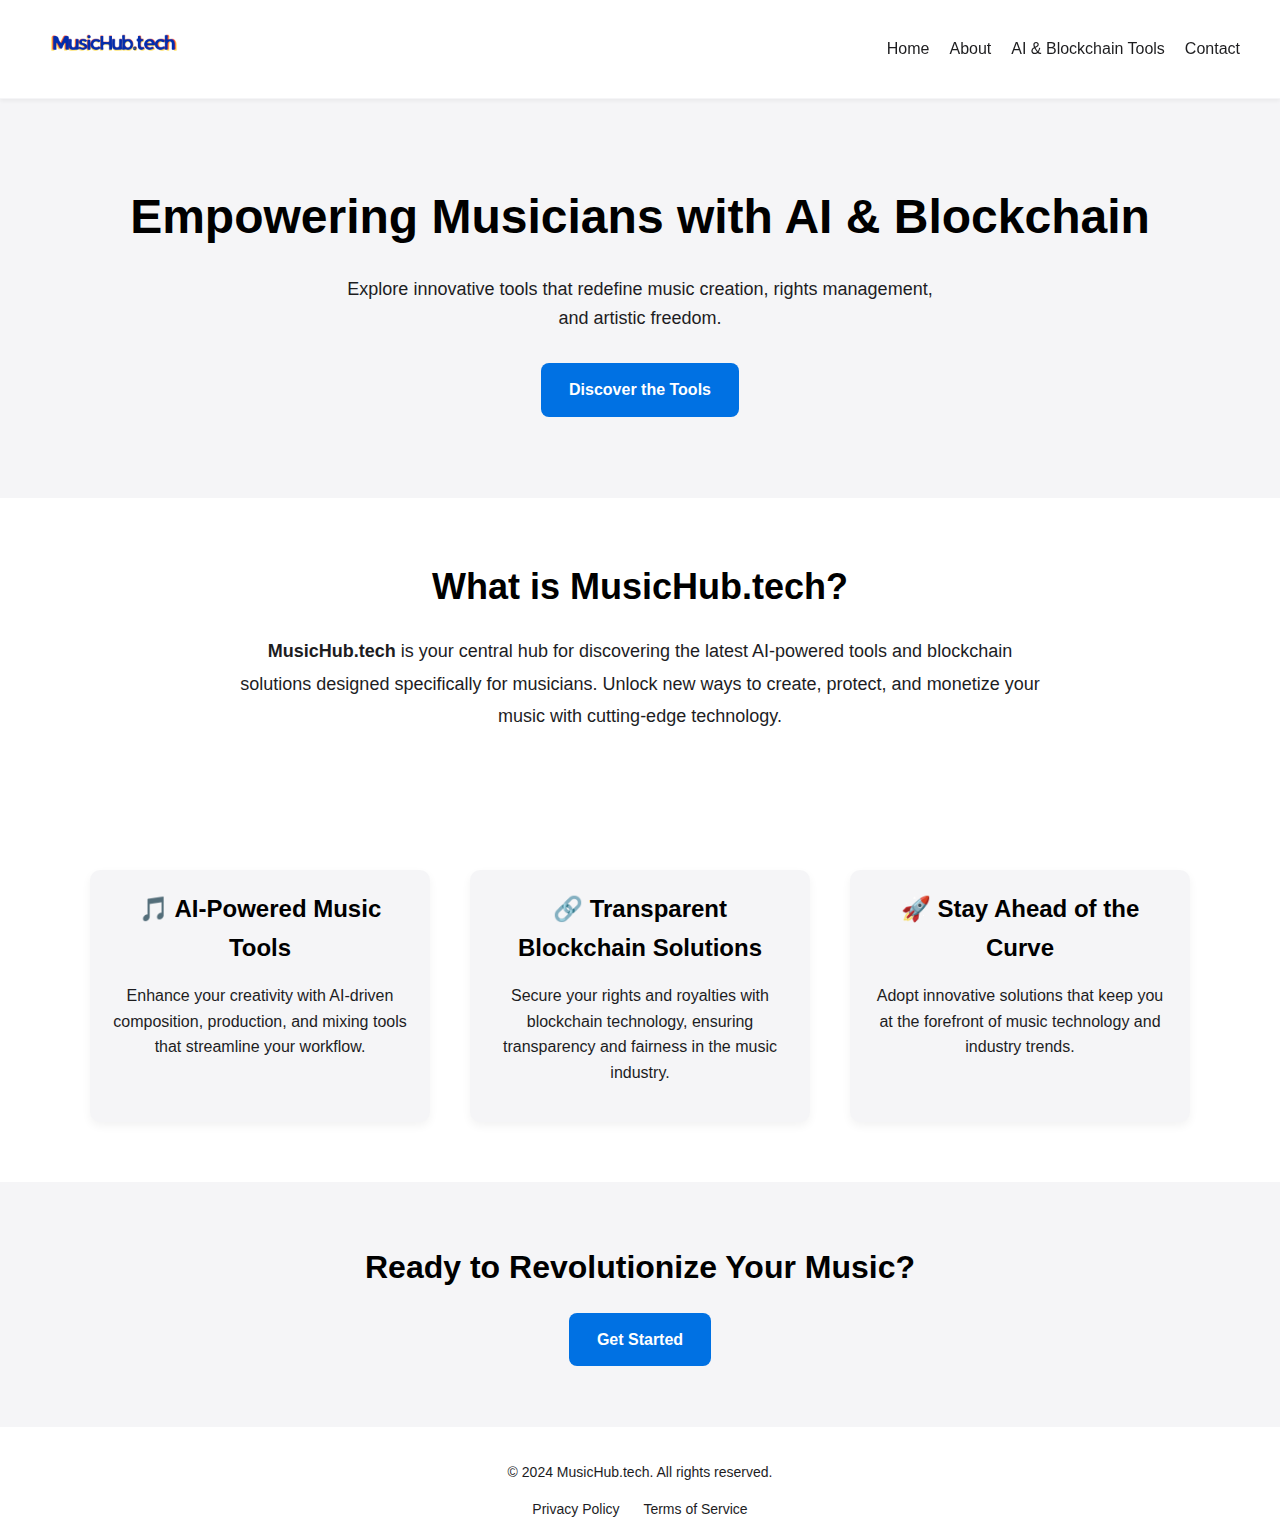
<file: index.html>
<!DOCTYPE html>
<html lang="en">
<head>
    <meta charset="UTF-8">
    <meta name="viewport" content="width=device-width, initial-scale=1.0">
    <meta name="description" content="Explore AI and blockchain tools for musicians. Discover innovative music technology that empowers creativity, transparency, and rights management.">
    <meta name="keywords" content="AI music tools, blockchain music tools, music technology, digital rights management, music innovation, AI for musicians, blockchain for musicians">
    <title>MusicHub.tech - AI & Blockchain Tools for Musicians</title>
    <!-- Lien vers le CSS principal mis à jour -->
    <link rel="stylesheet" href="css/main.css">
    <!-- Favicon -->
    <link rel="icon" href="assets/favicon.ico" type="image/x-icon">
</head>
<body>
    <!-- En-tête -->
    <header>
        <a href="index.html" class="logo-link">
            <img src="assets/logo.png" alt="MusicHub.tech Logo" width="150">
        </a>
        <nav aria-label="Main Navigation">
    <a href="index.html" class="active" aria-current="page">Home</a>
    <a href="about.html">About</a>
    <a href="apps.html">AI & Blockchain Tools</a>
    <a href="contact.html">Contact</a>
</nav>

    </header>

    <!-- Section Héros -->
    <section class="hero">
        <div class="hero-content">
            <h1>Empowering Musicians with AI & Blockchain</h1>
            <p>Explore innovative tools that redefine music creation, rights management, and artistic freedom.</p>
            <a href="apps.html" class="cta-button">Discover the Tools</a>
        </div>
    </section>

    <!-- Section de présentation -->
    <section class="intro">
        <h2>What is <span class="highlight">MusicHub.tech</span>?</h2>
        <p><strong>MusicHub.tech</strong> is your central hub for discovering the latest AI-powered tools and blockchain solutions designed specifically for musicians. Unlock new ways to create, protect, and monetize your music with cutting-edge technology.</p>
    </section>

    <!-- Points forts -->
    <section class="features">
        <div class="feature">
            <h3>🎵 AI-Powered Music Tools</h3>
            <p>Enhance your creativity with AI-driven composition, production, and mixing tools that streamline your workflow.</p>
        </div>
        <div class="feature">
            <h3>🔗 Transparent Blockchain Solutions</h3>
            <p>Secure your rights and royalties with blockchain technology, ensuring transparency and fairness in the music industry.</p>
        </div>
        <div class="feature">
            <h3>🚀 Stay Ahead of the Curve</h3>
            <p>Adopt innovative solutions that keep you at the forefront of music technology and industry trends.</p>
        </div>
    </section>

    <!-- CTA Secondaire -->
    <section class="cta-section">
        <h2>Ready to Revolutionize Your Music?</h2>
        <a href="contact.html" class="cta-button">Get Started</a>
    </section>

    <!-- Pied de page -->
    <footer>
        <p>&copy; 2024 MusicHub.tech. All rights reserved.</p>
        <nav aria-label="Footer Navigation">
            <a href="privacy.html">Privacy Policy</a>
            <a href="terms.html">Terms of Service</a>
        </nav>
    </footer>

<!-- Bouton Menu Hamburger -->
<div class="menu-icon" onclick="toggleMenu()">&#9776;</div>

<!-- Menu Navigation -->
<nav class="nav-menu" id="navMenu">
    <ul>
        <li><a href="index.html">Home</a></li>
        <li><a href="about.html">About</a></li>
        <li><a href="apps.html">Applications</a></li>
        <li><a href="contact.html">Contact</a></li>
    </ul>
</nav>
<script src="scripts/hamburger-menu.js"></script>
    <script>
    function toggleMenu() {
        const navMenu = document.getElementById('navMenu').querySelector('ul');
        if (navMenu) {
            console.log('Menu trouvé');
            navMenu.classList.toggle('show');
        } else {
            console.error('Menu non trouvé');
        }
    }
</script>
</body>
</html>
</file>
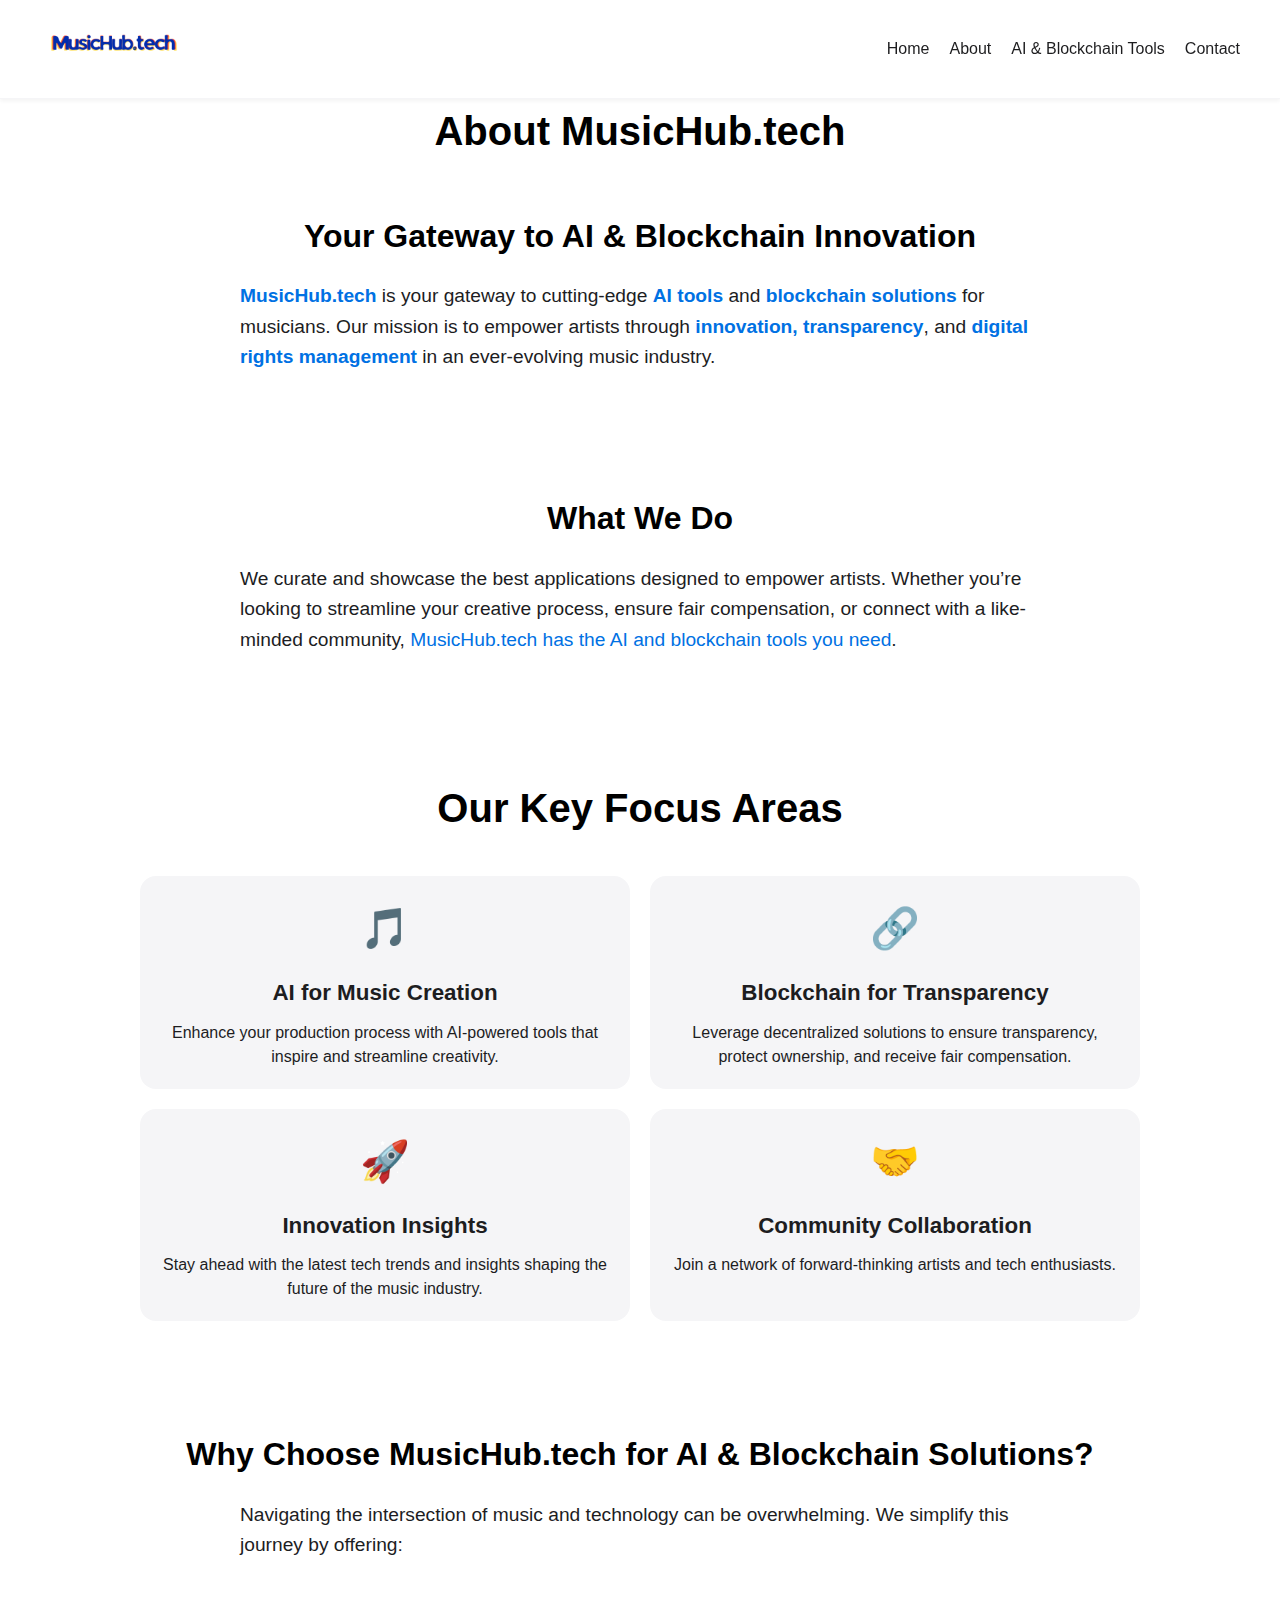
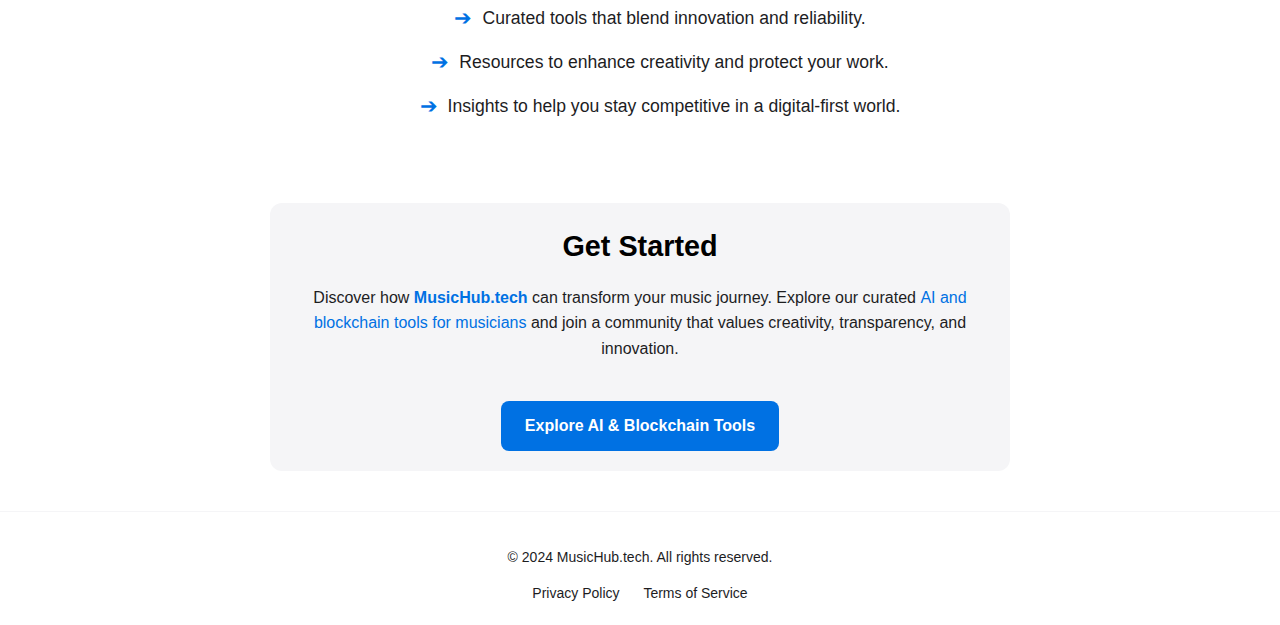
<file: about.html>
<!DOCTYPE html>
<html lang="en">
<head>
    <meta charset="UTF-8">
    <meta name="viewport" content="width=device-width, initial-scale=1.0">
    <meta name="description" content="Learn about MusicHub.tech, a platform that empowers musicians with AI and blockchain tools. Explore our mission, vision, and key focus areas.">
    <meta name="keywords" content="about MusicHub.tech, AI for musicians, blockchain for musicians, music technology, innovation in music">
    <title>About MusicHub.tech - Empowering Musicians with AI & Blockchain</title>
    <!-- Lien vers le CSS principal -->
    <link rel="stylesheet" href="css/main.css">
    <!-- Lien vers le CSS spécifique à la page About -->
    <link rel="stylesheet" href="css/about-style.css">
    <link rel="icon" href="assets/favicon.ico" type="image/x-icon">
</head>
    
<body>
    <!-- Header -->
    <header>
        <a href="index.html" class="logo-link">
            <img src="assets/logo.png" alt="MusicHub.tech Logo" width="100">
        </a>
        <nav aria-label="Main Navigation">
            <a href="index.html">Home</a>
            <a href="about.html" class="active" aria-current="page">About</a>
            <a href="apps.html">AI & Blockchain Tools</a>
            <a href="contact.html">Contact</a>
        </nav>
    </header>

    <!-- Main Content -->
    <main class="about-page">
        <h1>About MusicHub.tech</h1>

        <!-- Introduction Section -->
        <section>
            <h2>Your Gateway to AI & Blockchain Innovation</h2>
        <p>
            <strong>MusicHub.tech</strong> is your gateway to cutting-edge <strong>AI tools</strong> and <strong>blockchain solutions</strong> for musicians. Our mission is to empower artists through <strong>innovation, transparency</strong>, and <strong>digital rights management</strong> in an ever-evolving music industry.
        </p>
        </section>

        <!-- What We Do Section -->
        <section>
            <h2>What We Do</h2>
            <p>
                We curate and showcase the best applications designed to empower artists. Whether you’re looking to streamline your creative process, ensure fair compensation, or connect with a like-minded community, <a href="apps.html">MusicHub.tech has the AI and blockchain tools you need</a>.
            </p>
        </section>

        <!-- Key Focus Areas -->
        <section class="offer-section">
            <h2>Our Key Focus Areas</h2>
            <ul class="offer">
                <li class="offer-item">
                    <div class="emoji">🎵</div>
                    <strong>AI for Music Creation</strong>
                    <p>Enhance your production process with AI-powered tools that inspire and streamline creativity.</p>
                </li>
                <li class="offer-item">
                    <div class="emoji">🔗</div>
                    <strong>Blockchain for Transparency</strong>
                    <p>Leverage decentralized solutions to ensure transparency, protect ownership, and receive fair compensation.</p>
                </li>
                <li class="offer-item">
                    <div class="emoji">🚀</div>
                    <strong>Innovation Insights</strong>
                    <p>Stay ahead with the latest tech trends and insights shaping the future of the music industry.</p>
                </li>
                <li class="offer-item">
                    <div class="emoji">🤝</div>
                    <strong>Community Collaboration</strong>
                    <p>Join a network of forward-thinking artists and tech enthusiasts.</p>
                </li>
            </ul>
        </section>

        <!-- Why MusicHub.tech Section -->
        <section>
            <h2>Why Choose MusicHub.tech for AI & Blockchain Solutions?</h2>
            <p>
                Navigating the intersection of music and technology can be overwhelming. We simplify this journey by offering:
            </p>
            <ul class="why-section">
                <li>Curated tools that blend innovation and reliability.</li>
                <li>Resources to enhance creativity and protect your work.</li>
                <li>Insights to help you stay competitive in a digital-first world.</li>
            </ul>
        </section>

        <!-- Get Started Section -->
        <section class="get-started">
            <h2>Get Started</h2>
            <p>
                Discover how <strong>MusicHub.tech</strong> can transform your music journey. Explore our curated <a href="apps.html">AI and blockchain tools for musicians</a> and join a community that values creativity, transparency, and innovation.
            </p>
            <a href="apps.html" class="cta-button">Explore AI & Blockchain Tools</a>
        </section>
    </main>

    <!-- Footer -->
    <footer>
        <p>&copy; 2024 MusicHub.tech. All rights reserved.</p>
        <nav aria-label="Footer Navigation">
            <a href="privacy.html">Privacy Policy</a>
            <a href="terms.html">Terms of Service</a>
        </nav>
    </footer>

    <!-- Bouton Menu Hamburger -->
<div class="menu-icon" onclick="toggleMenu()">&#9776;</div>

<!-- Menu Navigation -->
<nav class="nav-menu" id="navMenu">
    <ul>
        <li><a href="index.html">Home</a></li>
        <li><a href="about.html">About</a></li>
        <li><a href="apps.html">Applications</a></li>
        <li><a href="contact.html">Contact</a></li>
    </ul>
</nav>
<script src="scripts/hamburger-menu.js"></script>
    <script>
    function toggleMenu() {
        const navMenu = document.getElementById('navMenu').querySelector('ul');
        if (navMenu) {
            console.log('Menu trouvé');
            navMenu.classList.toggle('show');
        } else {
            console.error('Menu non trouvé');
        }
    }
</script>
</body>
</html>
</file>
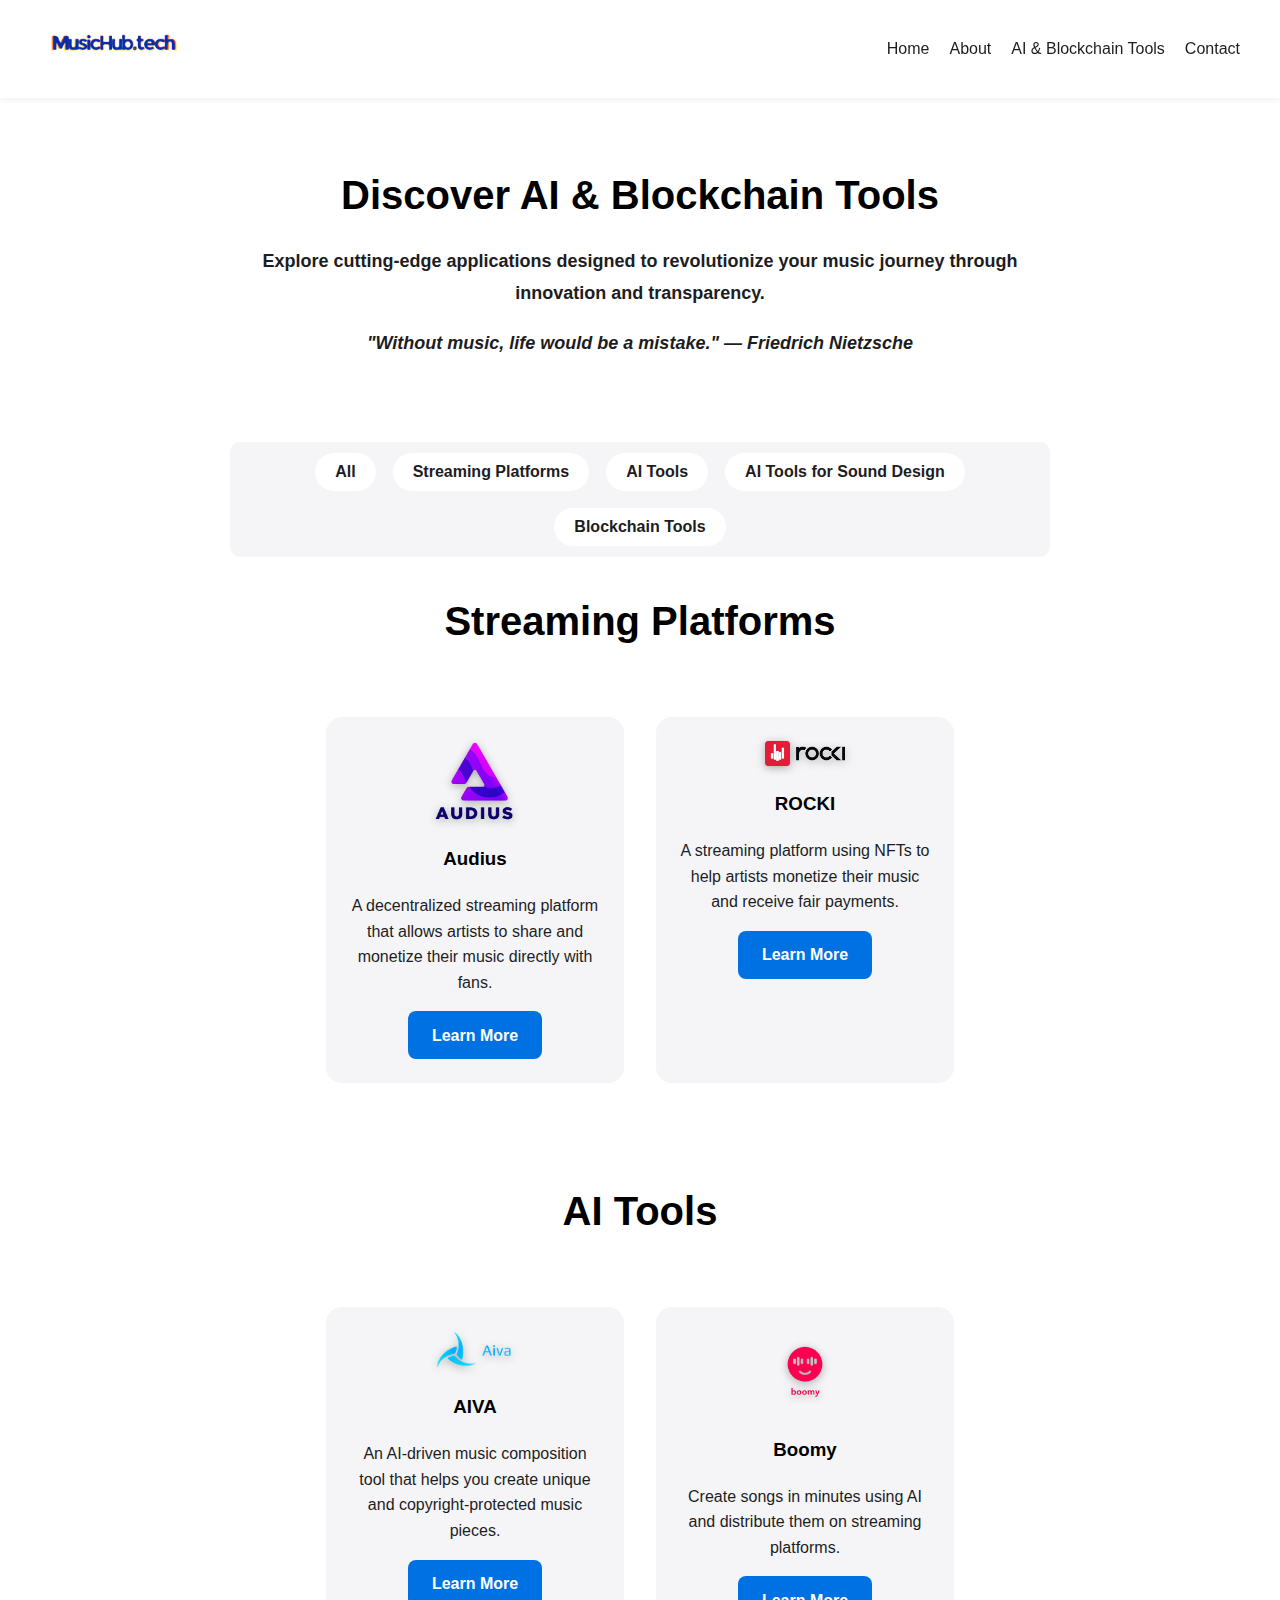
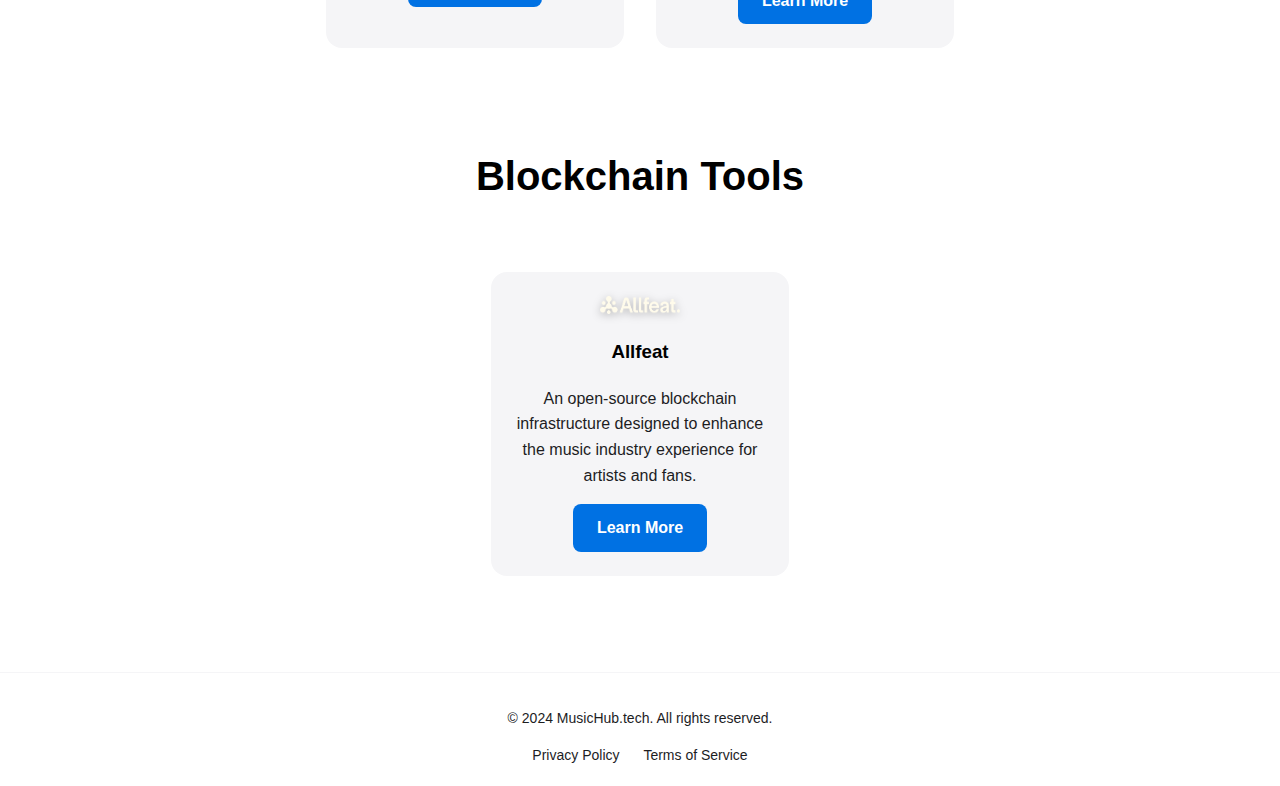
<file: apps.html>
<!DOCTYPE html>
<html lang="en">
<head>
    <meta charset="UTF-8">
    <meta name="viewport" content="width=device-width, initial-scale=1.0">
    <meta name="description" content="Discover AI and blockchain tools for musicians. Explore streaming platforms, AI-powered music creation tools, and blockchain solutions to enhance your music career.">
    <meta name="keywords" content="AI music tools, blockchain music tools, streaming platforms, music technology, digital rights management, music innovation, music apps">
    <title>AI & Blockchain Tools for Musicians - MusicHub.tech</title>
    <!-- Lien vers le CSS principal -->
    <link rel="stylesheet" href="css/main.css">
    <!-- Lien vers le CSS spécifique à la page Apps -->
    <link rel="stylesheet" href="css/app-style.css">
    <link rel="icon" href="assets/favicon.ico" type="image/x-icon">
</head>
<body>
    <!-- Header -->
    <header>
        <a href="index.html" class="logo-link">
            <img src="assets/logo.png" alt="MusicHub.tech Logo" width="100">
        </a>
        <nav aria-label="Main Navigation">
            <a href="index.html">Home</a>
            <a href="about.html">About</a>
            <a href="apps.html" class="active" aria-current="page">AI & Blockchain Tools</a>
            <a href="contact.html">Contact</a>
        </nav>
    </header>

    <!-- Main Content -->
    <main>
        <section class="intro">
            <h1>Discover AI & Blockchain Tools</h1>
            <p>Explore cutting-edge applications designed to revolutionize your music journey through innovation and transparency.</p>
            <p class="inspirational-quote"><em>"Without music, life would be a mistake." — Friedrich Nietzsche</em></p>
        </section>

        <!-- Category Filters -->
        <nav class="filter">
            <button onclick="filterApps('all')">All</button>
            <button onclick="filterApps('streaming')">Streaming Platforms</button>
            <button onclick="filterApps('ai')">AI Tools</button>
            <button onclick="filterApps('sound-design')">AI Tools for Sound Design</button>
            <button onclick="filterApps('blockchain')">Blockchain Tools</button>
        </nav>

        <!-- Applications -->
        <section id="app-container">

            <!-- Streaming Platforms -->
            <div class="theme-section streaming">
                <h2 class="theme-title">Streaming Platforms</h2>
                <div class="apps-container">
                    <div class="app-block">
    <div class="app-image">
        <img src="assets/audius-logo.png" alt="Audius Logo">
    </div>
    <div class="app-content">
        <h3>Audius</h3>
        <p>A decentralized streaming platform that allows artists to share and monetize their music directly with fans.</p>
        <a href="https://audius.co" target="_blank" class="app-link" aria-label="Learn more about Audius">Learn More</a>
    </div>
</div>

<div class="app-block">
    <div class="app-image">
        <img src="assets/rocki-logo.png" alt="ROCKI Logo">
    </div>
    <div class="app-content">
        <h3>ROCKI</h3>
        <p>A streaming platform using NFTs to help artists monetize their music and receive fair payments.</p>
        <a href="https://rocki.com" target="_blank" class="app-link" aria-label="Learn more about ROCKI">Learn More</a>
    </div>
</div>
                    </div>
                </div>
            </div>

            <!-- AI Tools -->
            <div class="theme-section ai">
                <h2 class="theme-title">AI Tools</h2>
                <div class="apps-container">
                    <div class="app-block">
    <div class="app-image">
        <img src="assets/aiva-logo.png" alt="AIVA Logo">
    </div>
    <div class="app-content">
        <h3>AIVA</h3>
        <p>An AI-driven music composition tool that helps you create unique and copyright-protected music pieces.</p>
        <a href="blog/aiva.html" class="app-link" aria-label="Learn more about AIVA">Learn More</a>
    </div>
</div>

<div class="app-block">
    <div class="app-image">
        <img src="assets/boomy-logo.png" alt="Boomy Logo">
    </div>
    <div class="app-content">
        <h3>Boomy</h3>
        <p>Create songs in minutes using AI and distribute them on streaming platforms.</p>
        <a href="https://boomy.com" target="_blank" class="app-link" aria-label="Learn more about Boomy">Learn More</a>
    </div>
</div>
                </div>
            </div>

            <!-- Blockchain Tools -->
            <div class="theme-section blockchain">
                <h2 class="theme-title">Blockchain Tools</h2>
                <div class="apps-container">
                    <div class="app-block">
    <div class="app-image">
        <img src="assets/allfeat-logo.png" alt="Allfeat Logo">
    </div>
    <div class="app-content">
        <h3>Allfeat</h3>
        <p>An open-source blockchain infrastructure designed to enhance the music industry experience for artists and fans.</p>
        <a href="https://allfeat.com" target="_blank" class="app-link" aria-label="Learn more about Allfeat">Learn More</a>
    </div>
</div>

                </div>
            </div>

        </section>
    </main>

    <!-- Footer -->
    <footer>
        <p>&copy; 2024 MusicHub.tech. All rights reserved.</p>
        <nav>
            <a href="#">Privacy Policy</a>
            <a href="#">Terms of Service</a>
        </nav>
    </footer>

    <!-- JavaScript -->
    <script>
        function filterApps(category) {
            const sections = document.querySelectorAll('.theme-section');
            const buttons = document.querySelectorAll('.filter button');

            sections.forEach(section => {
                if (category === 'all' || section.classList.contains(category)) {
                    section.style.display = 'block';
                } else {
                    section.style.display = 'none';
                }
            });

            buttons.forEach(button => button.classList.remove('active'));
            document.querySelector(`.filter button[onclick="filterApps('${category}')"]`).classList.add('active');
        }
    </script>

<!-- Bouton Menu Hamburger -->
<div class="menu-icon" onclick="toggleMenu()">&#9776;</div>

<!-- Menu Navigation -->
<nav class="nav-menu" id="navMenu">
    <ul>
        <li><a href="index.html">Home</a></li>
        <li><a href="about.html">About</a></li>
        <li><a href="apps.html">Applications</a></li>
        <li><a href="contact.html">Contact</a></li>
    </ul>
</nav>
<script src="scripts/hamburger-menu.js"></script>
    <script>
    function toggleMenu() {
        const navMenu = document.getElementById('navMenu').querySelector('ul');
        if (navMenu) {
            console.log('Menu trouvé');
            navMenu.classList.toggle('show');
        } else {
            console.error('Menu non trouvé');
        }
    }
</script>
</body>
</html>
</file>
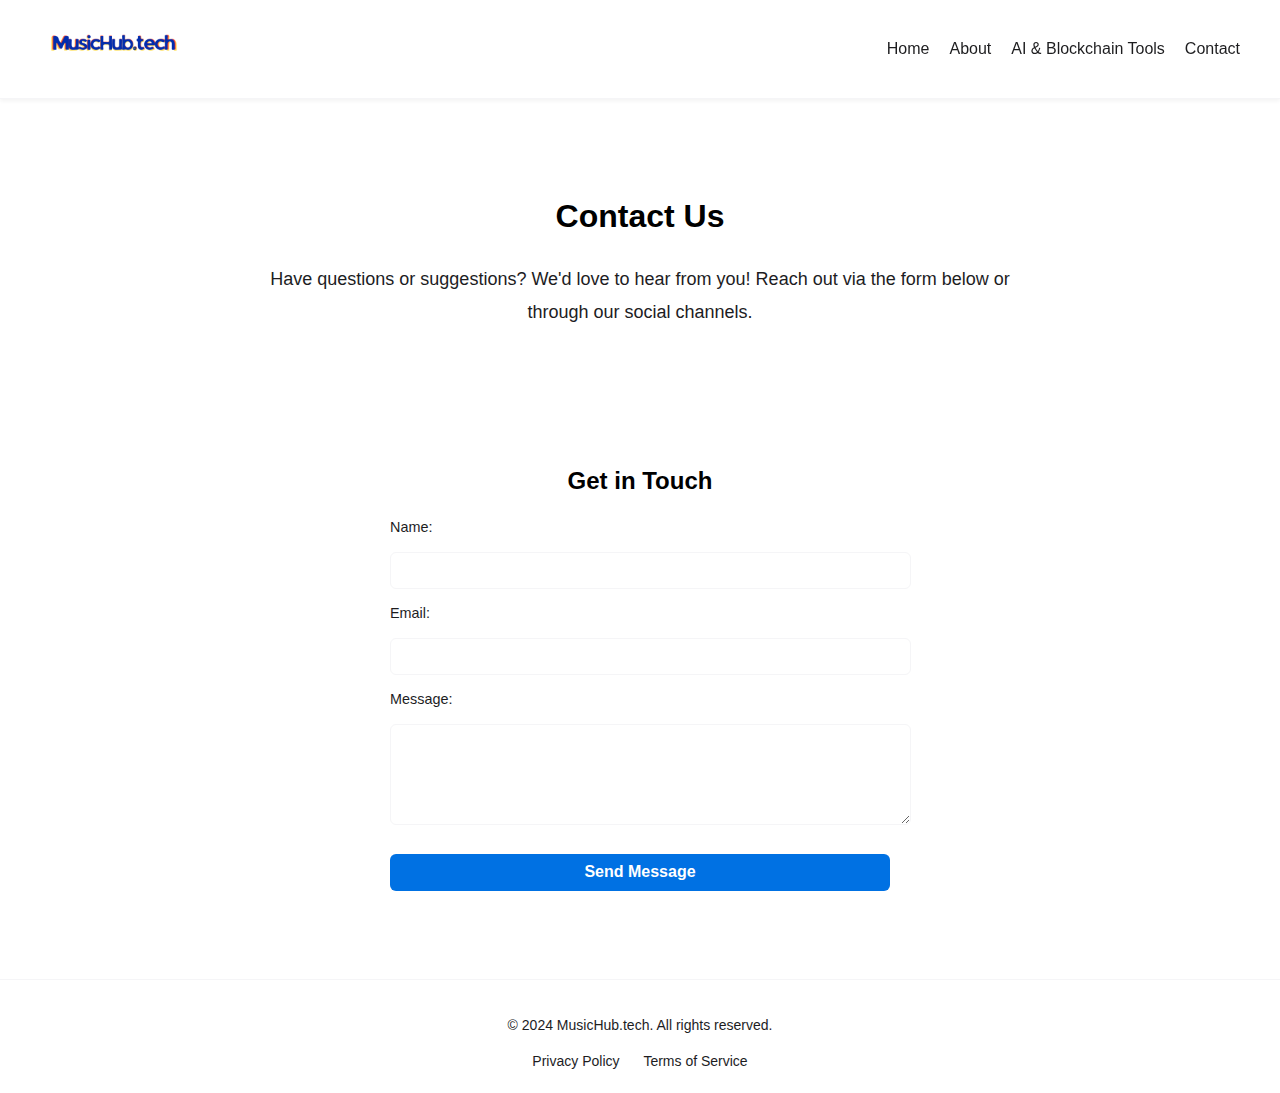
<file: contact.html>
<!DOCTYPE html>
<html lang="en">
<head>
    <meta charset="UTF-8">
    <meta name="viewport" content="width=device-width, initial-scale=1.0">
    <title>Contact - MusicHub.tech</title>
    <meta name="description" content="Contact MusicHub.tech to ask questions, share suggestions, or collaborate. Reach out via our contact form or social channels.">
    <meta name="keywords" content="contact MusicHub.tech, musician support, AI tools, blockchain solutions, music technology">
    <!-- Lien vers le CSS principal -->
    <link rel="stylesheet" href="css/main.css">
    <!-- Lien vers le CSS spécifique à la page Contact -->
    <link rel="stylesheet" href="css/contact-style.css">
    <!-- Favicon -->
    <link rel="icon" href="assets/favicon.ico" type="image/x-icon">
</head>
<body>
    <!-- Header -->
    <header>
        <a href="index.html" class="logo-link">
            <img src="assets/logo.png" alt="MusicHub.tech Logo" width="100">
        </a>
        <nav aria-label="Main Navigation">
            <a href="index.html">Home</a>
            <a href="about.html">About</a>
            <a href="apps.html">AI & Blockchain Tools</a>
            <a href="contact.html" class="active">Contact</a>
        </nav>
    </header>

    <!-- Main Content -->
    <main>
        <section class="intro">
            <h1>Contact Us</h1>
            <p>Have questions or suggestions? We'd love to hear from you! Reach out via the form below or through our social channels.</p>
        </section>

        <!-- Contact Form Section -->
        <section class="contact-form-section">
            <h2>Get in Touch</h2>
            <form action="https://formspree.io/f/xgvebbdj" method="POST">
                <label for="name">Name:</label>
                <input type="text" id="name" name="name" required>

                <label for="email">Email:</label>
                <input type="email" id="email" name="email" required>

                <label for="message">Message:</label>
                <textarea id="message" name="message" rows="5" required></textarea>

                <button type="submit" class="cta-button">Send Message</button>
            </form>
        </section>
    </main>

    <!-- Footer -->
    <footer>
        <p>&copy; 2024 MusicHub.tech. All rights reserved.</p>
        <nav aria-label="Footer Navigation">
            <a href="privacy.html">Privacy Policy</a>
            <a href="terms.html">Terms of Service</a>
        </nav>
    </footer>

    <!-- Bouton Menu Hamburger -->
<div class="menu-icon" onclick="toggleMenu()">&#9776;</div>

<!-- Menu Navigation -->
<nav class="nav-menu" id="navMenu">
    <ul>
        <li><a href="index.html">Home</a></li>
        <li><a href="about.html">About</a></li>
        <li><a href="apps.html">Applications</a></li>
        <li><a href="contact.html">Contact</a></li>
    </ul>
</nav>
<script src="scripts/hamburger-menu.js"></script>
    <script>
    function toggleMenu() {
        const navMenu = document.getElementById('navMenu').querySelector('ul');
        if (navMenu) {
            console.log('Menu trouvé');
            navMenu.classList.toggle('show');
        } else {
            console.error('Menu non trouvé');
        }
    }
</script>
</body>
</html>
</file>
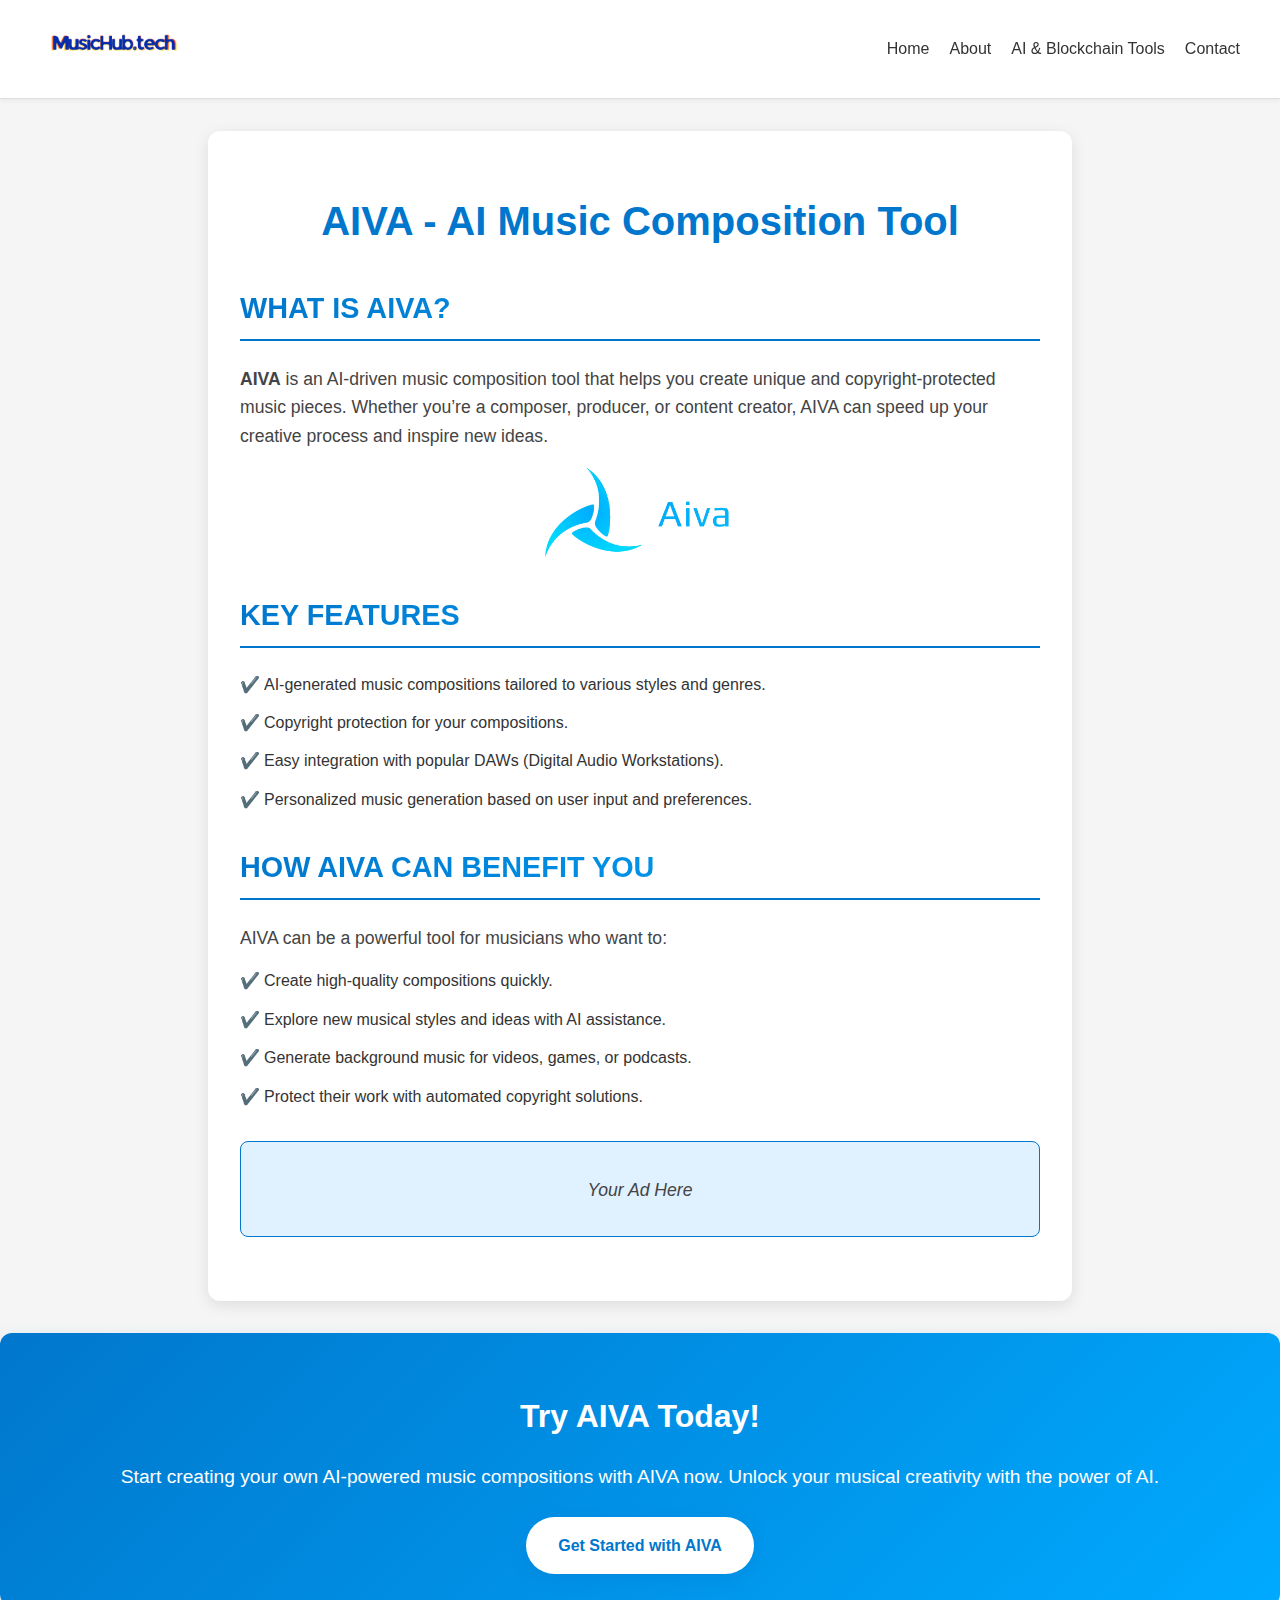
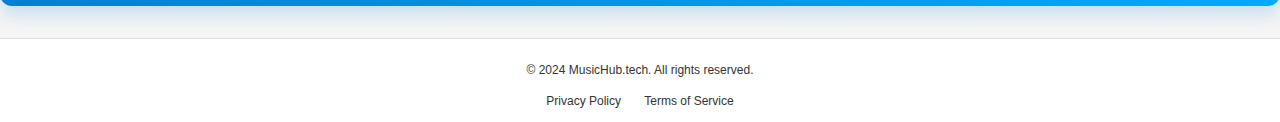
<file: blog/aiva.html>
<!DOCTYPE html>

<html lang="en">
<head>
<meta charset="utf-8"/>
<meta content="width=device-width, initial-scale=1.0" name="viewport"/>
<meta content="Learn how AIVA, an AI music composition tool, helps musicians create stunning AI-powered music with ease and efficiency." name="description"/>
<meta content="AIVA, AI music tools, music composition, AI for musicians" name="keywords"/>
<title>AIVA - Create AI-Powered Music Compositions with Ease</title>
<link href="../blog/blog-style.css" rel="stylesheet"/>
<link href="../blog/blog-style.css" rel="stylesheet"/>
<link href="../assets/favicon.ico" rel="icon" type="image/x-icon"/>
<meta content="https://musichub.tech/assets/aiva-logo.png" property="og:image"/></head>
<body>
<!-- Header -->
<header>
<a class="logo-link" href="../index.html">
<img alt="MusicHub.tech Logo" src="../assets/logo.png" width="150"/>
</a>
<nav>
<a href="../index.html">Home</a>
<a href="../about.html">About</a>
<a class="active" href="../apps.html">AI &amp; Blockchain Tools</a>
<a href="../contact.html">Contact</a>
</nav>
</header>
<!-- Main Content -->
<main class="blog-post">
<h1>AIVA - AI Music Composition Tool</h1>
<h2>What is AIVA?</h2><p><strong>AIVA</strong> is an AI-driven music composition tool that helps you create unique and copyright-protected music pieces. Whether you’re a composer, producer, or content creator, AIVA can speed up your creative process and inspire new ideas.</p>
<img alt="AIVA Logo" class="blog-image" src="../assets/aiva-logo.png"/>
<h2>Key Features</h2>
<ul>
<li>AI-generated music compositions tailored to various styles and genres.</li>
<li>Copyright protection for your compositions.</li>
<li>Easy integration with popular DAWs (Digital Audio Workstations).</li>
<li>Personalized music generation based on user input and preferences.</li>
</ul>
<h2>How AIVA Can Benefit You</h2>
<p>AIVA can be a powerful tool for musicians who want to:</p>
<ul>
<li>Create high-quality compositions quickly.</li>
<li>Explore new musical styles and ideas with AI assistance.</li>
<li>Generate background music for videos, games, or podcasts.</li>
<li>Protect their work with automated copyright solutions.</li>
</ul>
<!-- Advertisement Space -->
<div class="ad-space">
<p>Your Ad Here</p>
</div>
</main>
<div class="cta">
<h2>Try AIVA Today!</h2>
<p>Start creating your own AI-powered music compositions with AIVA now. Unlock your musical creativity with the power of AI.</p>
<a class="cta-button" href="https://www.aiva.ai">Get Started with AIVA</a>
</div>
<!-- Footer -->
<footer>
<p>© 2024 MusicHub.tech. All rights reserved.</p>
<nav>
<a href="../privacy.html">Privacy Policy</a>
<a href="../terms.html">Terms of Service</a>
</nav>
</footer>
</body>
</html>
</file>
<file: css/main.css>
/* ============================
   Importation des Fichiers CSS
   ============================ */

/* ============================
   Importation des Styles du Header
============================ */
@import url('header.css');

/* ============================
   Importation des Styles du Footer
============================ */
@import url('footer.css');

/* ============================
   Importation des Styles du Hamberger-menu
============================ */
@import url('components/hamburger-menu.css');

/* ============================
   Importation des Styles du Responsive global
============================ */
@import url('responsive.css');

/* ============================
   Importation des Styles du style général de la page d'acceuil
============================ */
@import url('style.css');


/* ============================
   Variables Globales
   ============================ */

:root {
    --white: #FFFFFF;
    --black: #000000;
    --light-gray: #F5F5F7;
    --dark-gray: #1D1D1F;
    --accent-color: #0071E3;
    --hover-color: #022DAD;
}

/* ============================
   Style Général du Corps
   ============================ */

body {
    background-color: var(--white);
    color: var(--dark-gray);
    font-family: 'Helvetica Neue', Arial, sans-serif;
    margin: 0;
    padding: 0;
    line-height: 1.6;
    font-size: 16px;
    -webkit-font-smoothing: antialiased;
}

/* ============================
   Liens Globaux
   ============================ */

a {
    color: var(--accent-color);
    text-decoration: none;
    font-weight: 500;
    transition: color 0.3s ease;
}

a:hover {
    color: var(--hover-color);
    text-decoration: none;
}

/* ============================
   Titres Globaux
   ============================ */

h1, h2, h3 {
    color: var(--black);
    margin-top: 0;
}

/* ============================
   Conteneur Global
   ============================ */

.container {
    max-width: 1200px;
    margin: 0 auto;
    padding: 20px;
}
</file>
<file: css/about-style.css>
/* Main Content - Specific to About Page */
.about-page main {
    max-width: 1200px;
    margin: 80px auto;
    padding: 0 20px;
    text-align: center;
}

.about-page h1 {
    font-size: 2.5em;
    font-weight: 700;
    margin-bottom: 2rem;
    color: var(--black);
    text-align: center;
}

.about-page section {
    margin-bottom: 3rem;
    padding: 1rem;
}

.about-page h2 {
    font-size: 2em;
    font-weight: 600;
    margin-bottom: 1rem;
    color: var(--black);
    text-align: center;
}

.about-page p {
    font-size: 1.2em;
    color: var(--dark-gray);
    margin-bottom: 40px;
    max-width: 800px;
    margin-left: auto;
    margin-right: auto;
}

.about-page strong {
    color: var(--accent-color);
    font-weight: 600;
}

/* Our Key Focus Areas - Specific to About Page */
.about-page .offer-section {
    display: flex;
    flex-direction: column;
    align-items: center;
    text-align: center;
    max-width: 1000px;
    margin: 0 auto;
    margin-bottom: 60px;
}

.about-page .offer-section h2 {
    font-size: 2.5em;
    font-weight: 700;
    color: var(--black);
    margin-bottom: 20px;
}

.about-page .offer {
    display: grid;
    grid-template-columns: repeat(2, 1fr);
    gap: 20px;
    width: 100%;
    list-style: none;
    padding: 0;
}

.about-page .offer-item {
    background: var(--light-gray);
    padding: 20px;
    border-radius: 16px;
    box-shadow: 0 4px 12px var(--shadow-color);
    text-align: center;
    transition: transform 0.3s ease, box-shadow 0.3s ease;
}

.about-page .offer-item:hover {
    transform: translateY(-10px);
    box-shadow: 0 10px 20px var(--shadow-color);
}

.about-page .offer-item .emoji {
    font-size: 2.5em;
    margin-bottom: 15px;
}

.about-page .offer-item strong {
    display: block;
    font-size: 1.4em;
    font-weight: 700;
    margin-bottom: 10px;
    color: var(--dark-gray);
}

.about-page .offer-item p {
    font-size: 1em;
    color: var(--dark-gray);
    line-height: 1.5;
    margin: 0;
}

/* Why MusicHub.tech Section */
.about-page .why-section ul {
    list-style: none;
    padding: 0;
    text-align: center;
}

.about-page .why-section li {
    display: flex;
    align-items: center;
    justify-content: center;
    margin-bottom: 10px;
    font-size: 1.1em;
    color: var(--dark-gray);
}

.about-page .why-section li::before {
    content: '➔'; /* Flèche bleue */
    color: var(--accent-color);
    display: inline-block;
    margin-right: 10px;
    font-size: 1.2em;
}

/* CTA Button - Specific to About Page */
.about-page .cta-button {
    display: inline-block;
    background: var(--accent-color);
    color: var(--white);
    padding: 12px 24px;
    text-decoration: none;
    border-radius: 8px;
    font-weight: 600;
    font-size: 1em;
    transition: background-color 0.3s ease;
    margin-top: 20px;
}

.about-page .cta-button:hover {
    background-color: var(--hover-color);
}

/* Get Started Section with Gray Background */
.about-page .get-started {
    background: var(--light-gray);
    padding: 20px 20px;
    border-radius: 12px;
    margin: 40px auto;
    max-width: 700px;
    text-align: center;
}

.about-page .get-started h2 {
    font-size: 1.8em;
    font-weight: 600;
    color: var(--black);
    margin-bottom: 15px;
}

.about-page .get-started p {
    font-size: 1em;
    color: var(--dark-gray);
    margin-bottom: 20px;
}
</file>
<file: css/app-style.css>
/* Application Image avec Ombre Globale */
.app-image img {
    width: 80px;
    height: auto;
    object-fit: contain;
    margin-bottom: 1rem;
    filter: drop-shadow(0px 2px 4px rgba(0, 0, 0, 0.3)); /* Ombre légère autour des logos */
}

/* Titre Principal */
.intro h1 {
    font-size: 2.5rem;
    font-weight: 700;
    text-align: center;
    margin-bottom: 1rem;
}

/* Sous-Titres des Sections */
.theme-title {
    font-size: 2rem;
    font-weight: 600;
    margin-bottom: 1rem;
    text-align: center;
}

/* ============================
   Filters Navigation
   ============================ */

.filter {
    display: flex;
    justify-content: center;
    flex-wrap: wrap;          /* Permet aux boutons de passer à la ligne si nécessaire */
    gap: 15px;
    margin: 2rem 0;
    padding: 10px;
    background-color: var(--light-gray); /* Fond gris pour les filtres */
    border-radius: 10px;                 /* Coins arrondis pour un design plus doux */
    max-width: 800px;                    /* Limiter la largeur des filtres */
    margin-left: auto;
    margin-right: auto;
}

.filter button {
    padding: 10px 20px;
    background: var(--white);            /* Fond blanc pour les boutons */
    color: var(--dark-gray);
    border: 1px solid var(--light-gray); /* Bordure légère pour les boutons */
    cursor: pointer;
    border-radius: 20px;
    font-size: 1rem;
    font-weight: 600;
    transition: background 0.3s, color 0.3s, border 0.3s;
}

.filter button:hover {
    background: var(--accent-color);
    color: var(--white);
    border: 1px solid var(--accent-color);
}

.filter button:focus {
    background: var(--hover-color);
    color: var(--white);
    border: 1px solid var(--hover-color);
}

/* Style pour le bouton actif */
.filter button.active {
    background-color: var(--accent-color);
    color: var(--white);
    border: 1px solid var(--accent-color);
}

/* Style pour le bouton actif */
.filter button.active {
    background-color: var(--accent-color);
    color: var(--white);
}

/* Introduction Section */
.intro {
    text-align: center;
    padding: 2rem 2rem;
    font-size: 2rem;
    font-weight: 700;
    color: var(--black);
    background-color: var(--white);
    max-width: 800px;
    margin: 2rem auto;
}

/* Inspirational Quote */
.inspirational-quote {
    font-size: 1.2rem;
    font-style: italic;
    color: var(--dark-gray);
    margin-top: 1rem;
}

/* Theme Section */
.theme-section {
    margin-bottom: 4rem;
    text-align: center;
}

.theme-title {
    font-size: 2.5rem;
    font-weight: 700;
    color: var(--black);
    margin-bottom: 2rem;
}

/* Applications Container */
.apps-container {
    display: flex;
    flex-wrap: wrap;
    justify-content: center;
    gap: 2rem;
    padding: 2rem;
    max-width: 1200px;
    margin: 0 auto;
}

/* Application Block */
.app-block {
    background-color: var(--light-gray);
    border-radius: 16px;
    box-shadow: 0px 4px 15px var(--shadow-color);
    transition: transform 0.3s ease, box-shadow 0.3s ease;
    width: 250px;
    padding: 1.5rem;
    text-align: center;
}

.app-block:hover {
    transform: translateY(-10px);
    box-shadow: 0px 10px 25px var(--shadow-color);
}

/* Application Image */
.app-image img {
    width: 80px;
    height: auto;
    object-fit: contain;
    margin-bottom: 1rem;
}

/* Application Content */
.app-content h2 {
    font-size: 1.5rem;
    font-weight: 700;
    color: var(--black);
    margin-bottom: 0.5rem;
}

.app-content p {
    font-size: 1rem;
    color: var(--dark-gray);
    margin-bottom: 1rem;
}

/* Application Link (CTA) */
.app-link {
    display: inline-block;
    background-color: var(--accent-color);
    color: var(--white);
    padding: 0.7rem 1.5rem;
    border-radius: 8px;
    text-decoration: none;
    font-weight: 600;
    font-size: 1rem;
    transition: background-color 0.3s ease;
}

.app-link:hover {
    background-color: var(--hover-color);
    color: var(--white);
}
</file>
<file: css/contact-style.css>
/* Appliquer uniquement au body de contact.html */
body {
    display: flex;
    flex-direction: column;
    min-height: 100vh;
    background-color: var(--white);
    color: var(--dark-gray);
    margin: 0;
}

/* Main pour occuper l'espace restant */
main {
    flex: 1;
    display: flex;
    flex-direction: column;
    justify-content: center;
    padding: 2rem;
}

/* Section principale pour le formulaire */
.contact-form-section {
    max-width: 500px;      /* Réduit la largeur maximale du formulaire */
    width: 100%;           /* S'assure que le bloc ne dépasse pas la largeur maximale */
    margin: 2rem auto;     /* Centre le bloc horizontalement avec une marge verticale */
    padding: 1.5rem;       /* Réduit le padding interne */
    background-color: var(--white);
    box-shadow: 0px 2px 8px var(--shadow-color); /* Ombre légère et subtile */
    border-radius: 12px;   /* Coins légèrement arrondis */
}

/* Sous-titre du formulaire */
.contact-form-section h2 {
    font-size: 1.5rem;     /* Réduit la taille du sous-titre */
    font-weight: 600;
    text-align: center;
    margin-bottom: 1rem;
}

/* Formulaire */
form {
    display: flex;
    flex-direction: column;
    gap: 0.8rem;           /* Réduit l'espacement entre les champs */
}

/* Étiquettes du formulaire */
form label {
    font-weight: 500;
    color: var(--dark-gray);
    text-align: left;
    font-size: 0.9rem;     /* Taille réduite des étiquettes */
}

/* Champs de formulaire */
form input,
form textarea {
    padding: 0.6rem;       /* Réduit le padding des champs */
    border: 1px solid var(--light-gray);
    border-radius: 6px;    /* Coins légèrement arrondis */
    font-size: 0.9rem;     /* Taille de police réduite */
    width: 100%;
    transition: border-color 0.3s ease;
}

/* Focus sur les champs */
form input:focus,
form textarea:focus {
    border-color: var(--accent-color);
    outline: none;
    box-shadow: 0 0 5px rgba(0, 113, 227, 0.2);
}

/* Bouton d'envoi */
button.cta-button {
    background-color: var(--accent-color);
    color: var(--white);
    padding: 0.6rem;
    border: none;
    border-radius: 6px;
    font-weight: 600;
    font-size: 1rem;
    cursor: pointer;
    transition: background-color 0.3s ease;
    margin-top: 1rem;      /* Espacement au-dessus du bouton */
}

button.cta-button:hover {
    background-color: var(--hover-color);
}
</file>
<file: blog/blog-style.css>
/* Conteneur Principal */
.blog-post {
    max-width: 800px;
    margin: 2rem auto;
    padding: 2rem;
    background-color: #ffffff;
    border-radius: 12px;
    box-shadow: 0 4px 15px rgba(0, 0, 0, 0.1);
    font-family: 'Open Sans', sans-serif;
    position: relative;
}

/* Style du corps */
body {
    background-color: #f5f5f5;
    color: #333;
    font-family: 'Helvetica Neue', Arial, sans-serif;
    margin: 0;
    padding: 0;
    line-height: 1.6;
    font-size: 16px;
    -webkit-font-smoothing: antialiased;
}

/* Header */
header {
    background-color: #fff;
    border-bottom: 1px solid #e0e0e0;
    padding: 20px 40px;
    display: flex;
    justify-content: space-between;
    align-items: center;
    box-shadow: 0 2px 4px rgba(0, 0, 0, 0.05);
    position: sticky;
    top: 0;
    z-index: 1000;
}

header a.logo-link {
    display: inline-block;
}

header img {
    height: 50px;
    width: auto;
    margin-right: auto;
}

header nav {
    display: flex;
    gap: 20px;
    margin-left: auto;
}

header nav a {
    color: #333;
    font-weight: 500;
    font-size: 16px;
    text-decoration: none;
    transition: color 0.3s ease;
}

header nav a:hover {
    color: #0077cc;
    text-decoration: underline;
}

/* Titres */
.blog-post h1 {
    font-family: 'Montserrat', sans-serif;
    font-size: 2.5rem;
    color: #0077cc;
    text-align: center;
    margin-bottom: 1.5rem;
}

.blog-post h2 {
    font-size: 1.8rem;
    color: #333;
    border-bottom: 2px solid #0077cc;
    padding-bottom: 0.5rem;
    margin-top: 2rem;
}

/* Texte Principal */
.blog-post p {
    font-size: 1.1rem;
    line-height: 1.6;
    color: #444;
    margin-bottom: 1rem;
}

/* Images */
.blog-image {
    display: block;
    max-width: 200px;
    height: auto;
    margin: 0 auto 1.5rem;
    border-radius: 8px;
}

/* Bouton CTA */
.cta-button {
    display: inline-block;
    padding: 1rem 2rem;
    background-color: #0077cc;
    color: #fff;
    text-decoration: none;
    border-radius: 50px;
    font-weight: bold;
    text-align: center;
    transition: background-color 0.3s ease, transform 0.2s ease;
}

.cta-button:hover {
    background-color: #005fa3;
    transform: translateY(-3px);
}

/* Bloc Publicitaire */
.ad-space {
    background-color: #e0f1ff;
    padding: 1rem;
    margin: 2rem 0;
    text-align: center;
    border: 1px solid #0077cc;
    border-radius: 8px;
    font-style: italic;
    color: #0077cc;
}

/* Google Ads Container */
.google-ads {
    width: 100%;
    max-width: 728px;
    margin: 2rem auto;
    text-align: center;
    border: 1px solid #ccc;
    border-radius: 8px;
    padding: 10px;
    background-color: #f9f9f9;
}

/* Citations */
blockquote {
    font-style: italic;
    color: #555;
    border-left: 4px solid #0077cc;
    padding-left: 1rem;
    margin: 1.5rem 0;
}

/* Listes */
.blog-post ul {
    list-style-type: none;
    padding-left: 0;
}

.blog-post ul li {
    margin-bottom: 0.8rem;
    padding-left: 1.5rem;
    position: relative;
}

.blog-post ul li::before {
    content: '✔️';
    position: absolute;
    left: 0;
    color: #0077cc;
}

/* Footer */
footer {
    background-color: #fff;
    color: #333;
    text-align: center;
    padding: 10px 20px;
    border-top: 1px solid #e0e0e0;
    font-size: 12px;
}

footer nav {
    margin-top: 5px;
}

footer nav a {
    margin: 0 10px;
    font-size: 12px;
    color: #333;
    text-decoration: none;
}

footer nav a:hover {
    color: #0077cc;
    text-decoration: underline;
}

/* Pour tablettes */
@media (max-width: 768px) {
    body {
        font-size: 16px;
    }
    
    .container {
        padding: 10px;
    }

    nav ul {
        flex-direction: column;
    }
}

/* Pour smartphones */
@media (max-width: 480px) {
    body {
        font-size: 14px;
    }

    .container {
        padding: 5px;
    }

    h1 {
        font-size: 24px;
    }

    nav ul {
        display: none;
    }

    .menu-icon {
        display: block;
    }
}

/* Ajouts d'amélioration */

/* Sous-titres améliorés */
.blog-post h2 {
    font-size: 1.8rem;
    color: #0077cc;
    background: linear-gradient(to right, #0077cc, #00aaff);
    -webkit-background-clip: text;
    -webkit-text-fill-color: transparent;
    border-bottom: 2px solid #0077cc;
    padding-bottom: 0.5rem;
    margin-top: 2rem;
    text-transform: uppercase;
}

/* Amélioration du bouton CTA */
.cta-button {
    display: inline-block;
    padding: 1rem 2rem;
    background-color: #0077cc;
    color: #fff;
    text-decoration: none;
    border-radius: 50px;
    font-weight: bold;
    text-align: center;
    transition: background-color 0.3s ease, transform 0.2s ease, box-shadow 0.3s ease;
    box-shadow: 0 5px 15px rgba(0, 119, 204, 0.3);
}

.cta-button:hover {
    background-color: #005fa3;
    transform: translateY(-3px);
    box-shadow: 0 8px 20px rgba(0, 95, 163, 0.5);
}

/* Amélioration du responsive design pour les smartphones */
@media (max-width: 480px) {
    .blog-post {
        padding: 1rem;
    }

    .blog-post h2 {
        font-size: 1.5rem;
    }

    .cta-button {
        padding: 0.8rem 1.5rem;
        font-size: 0.9rem;
    }
}

/* Conteneur Principal */
.blog-post {
    max-width: 800px;
    margin: 2rem auto;
    padding: 2rem;
    background-color: #ffffff;
    border-radius: 12px;
    box-shadow: 0 4px 15px rgba(0, 0, 0, 0.1);
    font-family: 'Open Sans', sans-serif;
    position: relative;
}

/* Style du corps */
body {
    background-color: #f5f5f5;
    color: #333;
    font-family: 'Helvetica Neue', Arial, sans-serif;
    margin: 0;
    padding: 0;
    line-height: 1.6;
    font-size: 16px;
    -webkit-font-smoothing: antialiased;
}

/* Sous-titres améliorés */
.blog-post h2 {
    font-size: 1.8rem;
    color: #0077cc;
    background: linear-gradient(to right, #0077cc, #00aaff);
    -webkit-background-clip: text;
    -webkit-text-fill-color: transparent;
    border-bottom: 2px solid #0077cc;
    padding-bottom: 0.5rem;
    margin-top: 2rem;
    text-transform: uppercase;
}

/* Amélioration du bouton CTA */
.cta-button {
    display: inline-block;
    padding: 1rem 2rem;
    background-color: #0077cc;
    color: #fff;
    text-decoration: none;
    border-radius: 50px;
    font-weight: bold;
    text-align: center;
    transition: background-color 0.3s ease, transform 0.2s ease, box-shadow 0.3s ease;
    box-shadow: 0 5px 15px rgba(0, 119, 204, 0.3);
}

.cta-button:hover {
    background-color: #005fa3;
    transform: translateY(-3px);
    box-shadow: 0 8px 20px rgba(0, 95, 163, 0.5);
}

/* Amélioration du responsive design pour les smartphones */
@media (max-width: 480px) {
    body {
        font-size: 14px;
    }

    .blog-post {
        padding: 1rem;
    }

    .blog-post h2 {
        font-size: 1.5rem;
    }

    .cta-button {
        padding: 0.8rem 1.5rem;
        font-size: 0.9rem;
    }
}

/* Improved "Try AIVA Now" section */
.cta {
    background: linear-gradient(135deg, #0077cc, #00aaff);
    padding: 2rem;
    border-radius: 12px;
    text-align: center;
    color: #fff;
    margin: 2rem 0;
    box-shadow: 0 8px 20px rgba(0, 119, 204, 0.2);
}

.cta h2 {
    font-size: 2rem;
    margin-bottom: 1rem;
}

.cta p {
    font-size: 1.2rem;
    margin-bottom: 1.5rem;
}

.cta-button {
    background-color: #fff;
    color: #0077cc;
    padding: 1rem 2rem;
    border-radius: 50px;
    font-weight: bold;
    text-decoration: none;
    transition: background-color 0.3s ease, color 0.3s ease, transform 0.2s ease;
}

.cta-button:hover {
    background-color: #00aaff;
    color: #fff;
    transform: translateY(-3px);
}
</file>
